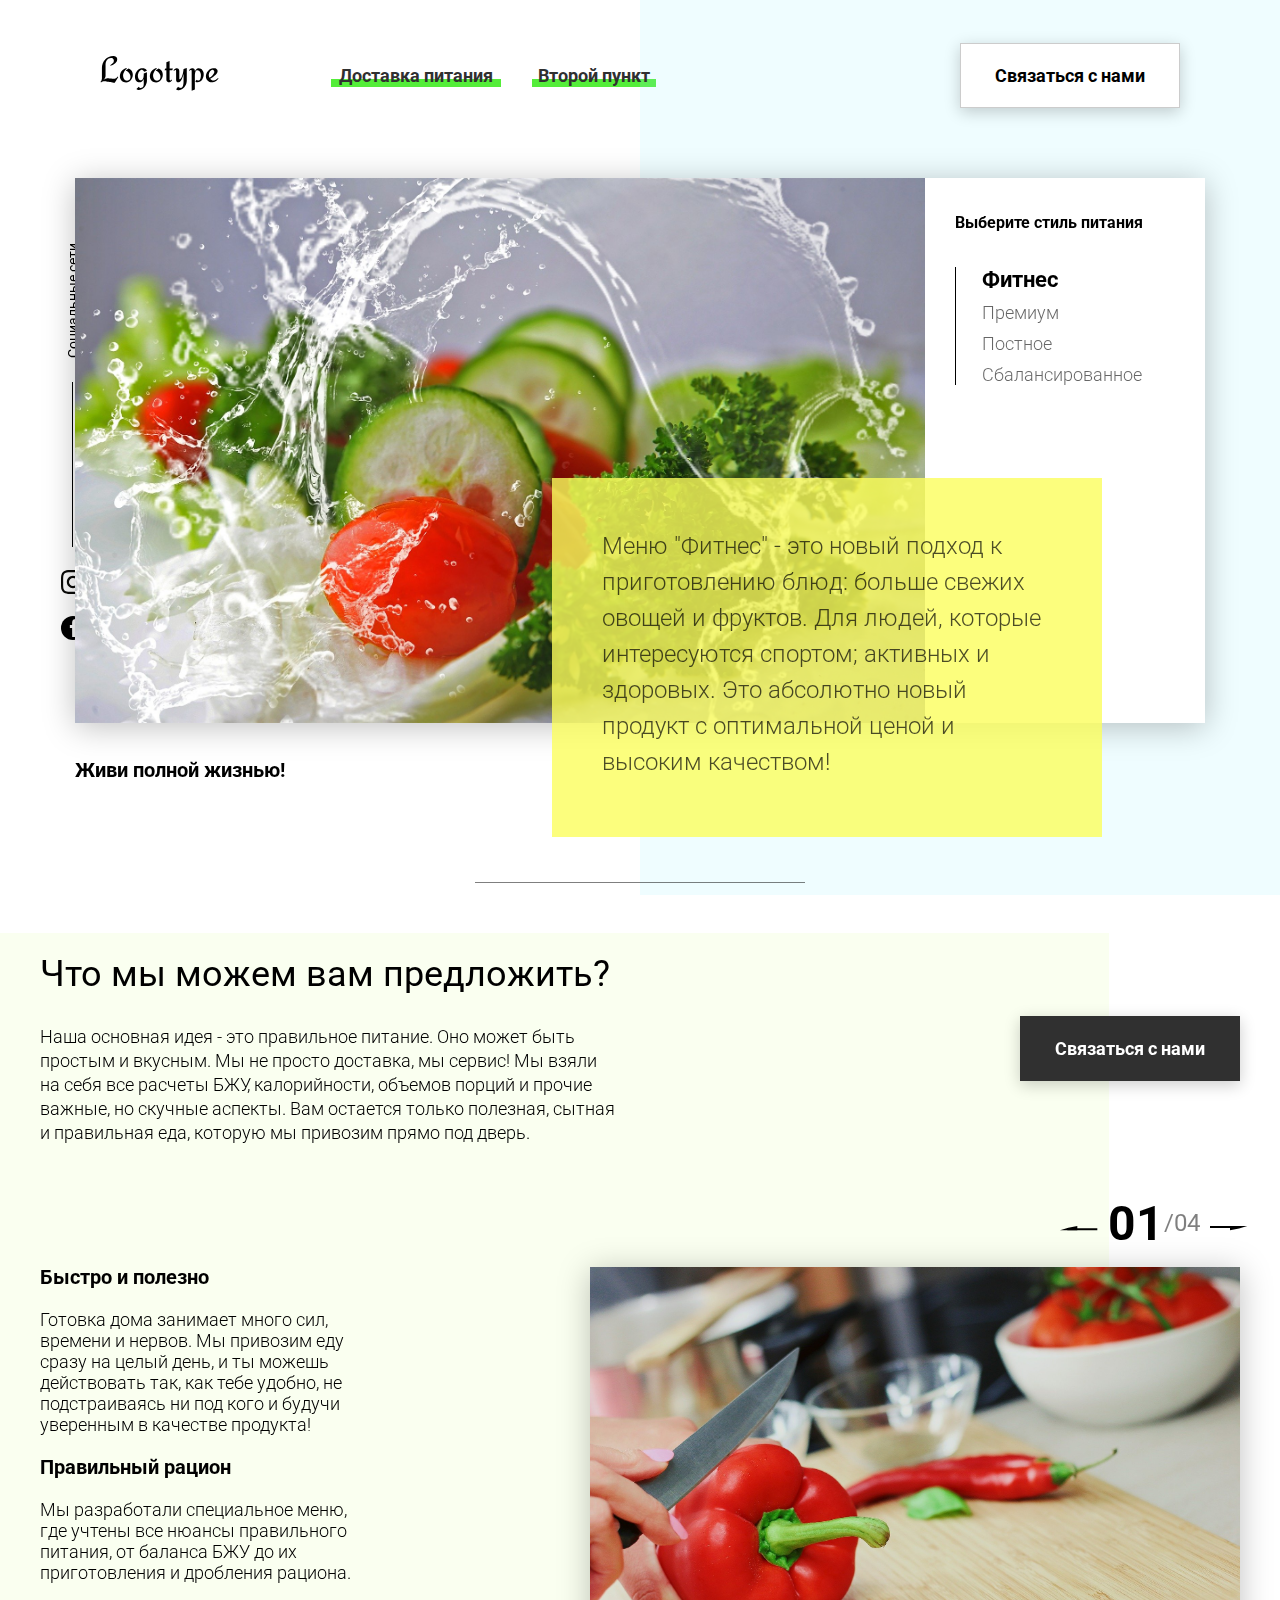
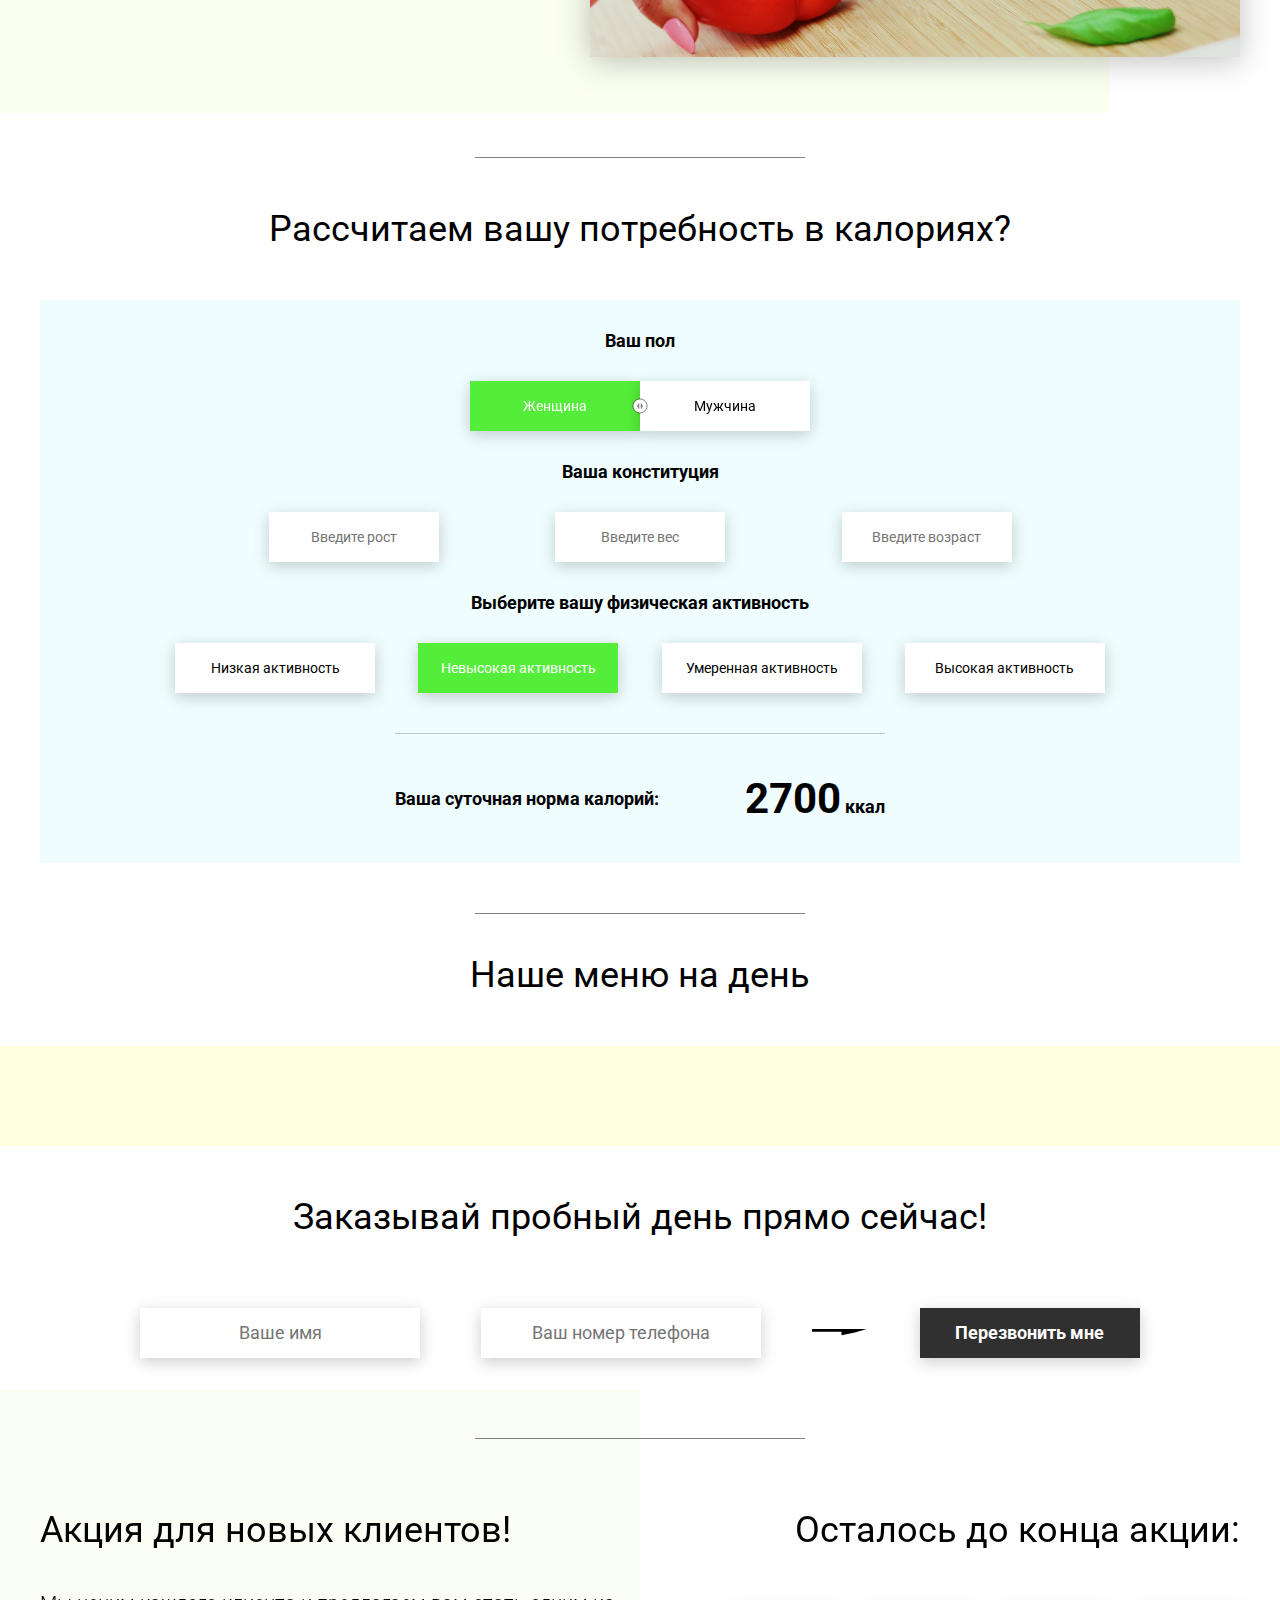
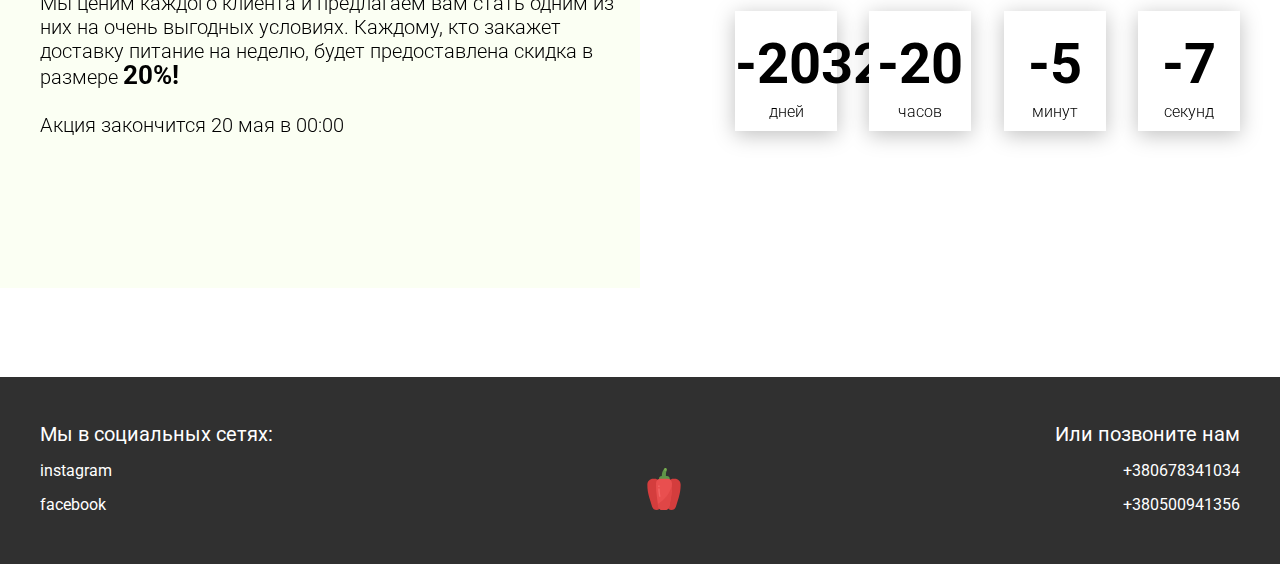
<file: index.html>
<!DOCTYPE html>
<html lang="en">
<head>
    <meta charset="UTF-8">
    <meta name="viewport" content="width=device-width, initial-scale=1.0">
    <title>Food</title>
    <link rel="stylesheet" href="css/style.css">
</head>
<body>
    <header class="header">
        <div class="header__left-block">
            <div class="header__logo">
                <img src="icons/logo.svg" alt="Логотип">
            </div>
            <nav class="header__links">
                <a href="#" class="header__link">Доставка питания</a>
                <a href="#" class="header__link">Второй пункт</a>
            </nav>
        </div>
        <div class="header__right-block">
            <button data-modal  class="data-modal btn btn_white">Связаться с нами</button>
        </div>
    </header>
    <div class="sidepanel">
        <div class="sidepanel__text"><span>Социальные сети</span></div>
        <div class="sidepanel__divider"></div>
        <a href="#" class="sidepanel__icon">
            <img src="icons/instagram.svg" alt="instagram">
        </a>
        <a href="#" class="sidepanel__icon">
            <img src="icons/facebook.svg" alt="facebook">
        </a>
    </div>

    <div class="preview">
        <div class="bgc_blue"></div>
        <div class="container">
            <div class="tabcontainer">
                <div class="tabcontent">
                    <img src="img/tabs/vegy.jpg" alt="vegy">
                    <div class="tabcontent__descr">
                        Меню "Фитнес" - это новый подход к приготовлению блюд: больше свежих овощей и фруктов. Для людей, которые интересуются спортом; активных и здоровых. Это абсолютно новый продукт с оптимальной ценой и высоким качеством!
                    </div>
                </div>
                <div class="tabcontent">
                    <img src="img/tabs/elite.jpg" alt="elite">
                    <div class="tabcontent__descr">
                        Меню “Премиум” - мы используем не только красивый дизайн упаковки, но и качественное исполнение блюд. Красная рыба, морепродукты, фрукты - ресторанное меню без похода в ресторан!                                     
                    </div>
                </div> 
                <div class="tabcontent">
                    <img src="img/tabs/post.jpg" alt="post">
                    <div class="tabcontent__descr">
                        Наше специальное “Постное меню” - это тщательный подбор ингредиентов: полное отсутствие продуктов животного происхождения. Полная гармония с собой и природой в каждом элементе! Все будет Ом!                                     
                    </div>
                </div>
                <div class="tabcontent">
                    <img src="img/tabs/vegy.jpg" alt="vegy">
                    <div class="tabcontent__descr">
                        Меню "Сбалансированное" - это соответствие вашего рациона всем научным рекомендациям. Мы тщательно просчитываем вашу потребность в к/б/ж/у и создаем лучшие блюда для вас.
                    </div>
                </div>
                <div class="tabheader">
                    <h3>Выберите стиль питания</h3>
                    <div class="tabheader__items">
                        <div class="tabheader__item tabheader__item_active">Фитнес</div>
                        <div class="tabheader__item">Премиум</div>
                        <div class="tabheader__item">Постное</div>
                        <div class="tabheader__item">Сбалансированное</div>
                    </div>
                </div>
            </div>
            <div class="preview__life">Живи полной жизнью!</div>
        </div>
    </div>

    <div class="divider"></div>

    <div class="offer">
        <div class="bgc_y"></div>
        <div class="container">
            <div class="offer__text">
                <h2 class="title">Что мы можем вам предложить?</h2>
                <div class="offer__descr">
                    Наша основная идея - это правильное питание. Оно может быть простым и вкусным. Мы не просто доставка, мы сервис! Мы взяли на себя все расчеты БЖУ, калорийности, объемов порций и прочие важные, но скучные аспекты. Вам остается только полезная, сытная и правильная еда, которую мы привозим прямо под дверь.
                </div>
            </div>
            <div class="offer__action">
                <button data-modal class=" data-modal btn btn_dark">Связаться с нами</button>
            </div>
        </div>
        <div class="container">
            <div class="offer__advantages">
                <h2>Быстро и полезно</h2>
                <div class="offer__advantages-text">
                    Готовка дома занимает много сил, времени и нервов. Мы привозим еду сразу на целый день, и ты можешь действовать так, как тебе удобно, не подстраиваясь ни под кого и будучи уверенным в качестве продукта!
                </div>
                <h2>Правильный рацион</h2>
                <div class="offer__advantages-text">
                    Мы разработали специальное меню, где учтены все нюансы правильного питания, от баланса БЖУ до их приготовления и дробления рациона.
                </div>
            </div>
            <div class="offer__slider">
                <div class="offer__slider-counter">
                    <div class="offer__slider-prev">
                        <img src="icons/left.svg" alt="prev">
                    </div>
                    <span id="current">03</span>
                    /
                    <span id="total">04</span>
                    <div class="offer__slider-next">
                        <img src="icons/right.svg" alt="next">
                    </div>
                </div>
                <div class="offer__slider-wrapper">
                    <div class="offer__slider_inner">
                        <div class="offer__slide">
                            <img src="img/slider/pepper.jpg" alt="pepper">
                        </div>
                        <div class="offer__slide">
                            <img src="img/slider/food-12.jpg" alt="food">
                        </div>
                        <div class="offer__slide">
                            <img src="img/slider/olive-oil.jpg" alt="oil">
                        </div>
                        <div class="offer__slide">
                            <img src="img/slider/paprika.jpg" alt="paprika">
                        </div>
                   </div>
                </div>
            </div>
        </div>
    </div>

    <div class="divider"></div>

    <div class="calculating">
        <div class="container">
            <h2 class="title">Рассчитаем вашу потребность в калориях?
            </h2>
            <div class="calculating__field">
                <div class="calculating__subtitle">
                    Ваш пол
                </div>
                <div class="calculating__choose" id="gender">
                    <div class="calculating__choose-item calculating__choose-item_active">Женщина</div>
                    <div class="calculating__choose-item">Мужчина</div>
                </div>

                <div class="calculating__subtitle">
                    Ваша конституция
                </div>
                <div class="calculating__choose calculating__choose_medium">
                    <input type="text" id="height" placeholder="Введите рост" class="calculating__choose-item">
                    <input type="text" id="weight" placeholder="Введите вес"  class="calculating__choose-item">
                    <input type="text" id="age" placeholder="Введите возраст" class="calculating__choose-item">
                </div>

                <div class="calculating__subtitle">
                    Выберите вашу физическая активность
                </div>
                <div class="calculating__choose calculating__choose_big">
                    <div id="low" class="calculating__choose-item">Низкая активность </div>
                    <div id="small"  class="calculating__choose-item calculating__choose-item_active">Невысокая активность</div>
                    <div id="medium" class="calculating__choose-item">Умеренная активность</div>
                    <div id="high" class="calculating__choose-item">Высокая активность</div>
                </div>

                <div class="calculating__divider"></div>

                <div class="calculating__total">
                    <div class="calculating__subtitle">
                        Ваша суточная норма калорий:
                    </div>
                    <div class="calculating__result">
                        <span>2700</span> ккал
                    </div>
                </div>
            </div>
        </div>
    </div>

    <div class="divider"></div>

    <div class="menu">
        <h2 class="title">Наше меню на день</h2>

        <div class="menu__field">
            <div class="container">
                
            </div>
        </div>
    </div>

    <div class="order">
        <div class="container">
            <div class="title">Заказывай пробный день прямо сейчас!</div>
            <form action="#" class="order__form">
                <input required placeholder="Ваше имя" name="name" type="text" class="order__input">
                <input required placeholder="Ваш номер телефона" name="phone" type="phone" class="order__input">
                <img src="icons/right.svg" alt="right">
                <button class="btn btn_dark btn_min">Перезвонить мне</button>
            </form>
        </div>
    </div>

    <div class="divider"></div>

    <div class="promotion">
        <div class="bgc_y"></div>
        <div class="container">
            <div class="promotion__text">
                <div class="title">Акция для новых клиентов!</div>
                <div class="promotion__descr">
                    Мы ценим каждого клиента и предлагаем вам стать одним из них на очень выгодных условиях. 
                    Каждому, кто закажет доставку питание на неделю, будет предоставлена скидка в размере <span>20%!</span>
                    <br><br>
                    Акция закончится 20 мая в 00:00
                </div>
            </div>
            <div class="promotion__timer">
                <div class="title">Осталось до конца акции:</div>
                <div class="timer">
                    <div class="timer__block">
                        <span id="days">12</span>
                        дней
                    </div>
                    <div class="timer__block">
                        <span id="hours">20</span>
                        часов
                    </div>
                    <div class="timer__block">
                        <span id="minutes">56</span>
                        минут
                    </div>
                    <div class="timer__block">
                        <span id="seconds">20</span>
                        секунд
                    </div>
                </div>
            </div>
        </div>
    </div>

    <footer class="footer">
        <div class="container">
            <div class="social">
                <div class="subtitle">Мы в социальных сетях:</div>
                <a href="#" class="link">instagram</a>
                <a href="#" class="link">facebook</a>
            </div>
            <div class="pepper">
                <img src="icons/veg.svg" alt="pepper">
            </div>
            <div class="call">
                <div class="subtitle">Или позвоните нам</div>
                <a href="#" class="link">+380678341034</a>
                <a href="#" class="link">+380500941356</a>
            </div>
        </div>
    </footer>

    <div class="modal">
        <div class="modal__dialog">
            <div class="modal__content">
                <form action="#">
                    <div data-close class="modal__close">&times;</div>
                    <div class="modal__title">Мы свяжемся с вами как можно быстрее!</div>
                    <input required placeholder="Ваше имя" name="name" type="text" class="modal__input">
                    <input required placeholder="Ваш номер телефона" name="phone" type="phone" class="modal__input">
                    <button class="btn btn_dark btn_min">Перезвонить мне</button>
                </form>
            </div>
        </div>
    </div>


    <script src="js/main.js"></script>
</body>
</html>
</file>
<file: css/style.css>
@import url(https://fonts.googleapis.com/css?family=Roboto:300,400,700&display=swap&subset=cyrillic-ext);
* {
  box-sizing: border-box;
  margin: 0;
  padding: 0;
  font-family: Roboto, sans-serif;
}
a {
  text-decoration: none;
}
.btn {
  width: 220px;
  height: 65px;
  display: flex;
  justify-content: center;
  align-items: center;
  background-color: #fff;
  font-size: 18px;
  font-weight: 700;
  border: 1px solid rgba(0, 0, 0, 0.2);
  box-shadow: 0 4px 15px rgba(0, 0, 0, 0.2);
  cursor: pointer;
  transition: 0.3s all;
  outline: 0;
}
.btn_white {
  background-color: #fff;
}
.btn_dark {
  background-color: #303030;
  color: #fff;
  border: none;
}
.btn_min {
  height: 50px;
}
.btn:hover {
  box-shadow: 0 4px 30px rgba(0, 0, 0, 0.3);
}
.container {
  max-width: 1200px;
  margin: 0 auto;
}
.divider {
  width: 330px;
  height: 1px;
  margin: 0 auto;
  background-color: rgba(0, 0, 0, 0.5);
}
.title {
  font-size: 36px;
  font-weight: 400;
}
.header {
  display: flex;
  justify-content: space-between;
  align-items: center;
  height: 150px;
  padding: 0 100px;
}
.header__left-block {
  display: flex;
  justify-content: space-between;
  min-width: 550px;
}
.header__logo {
  max-width: 170px;
}
.header__logo img {
  width: 100%;
}
.header__links {
  display: flex;
  align-items: center;
}
.header__link {
  position: relative;
  margin-right: 45px;
  font-weight: 700;
  font-size: 18px;
  color: #303030;
}
.header__link:after {
  content: "";
  position: absolute;
  display: block;
  width: 110%;
  left: -5%;
  bottom: -1px;
  z-index: -1;
  height: 8px;
  background: #54ed39;
}
.header__link:last-child {
  margin-right: 0;
}
.sidepanel {
  position: fixed;
  left: 60px;
  top: 240px;
  height: 400px;
  width: 25px;
  display: flex;
  flex-direction: column;
  justify-content: space-between;
  align-items: center;
}
.sidepanel__text {
  width: 120px;
  height: 120px;
  font-size: 14px;
}
.sidepanel__text span {
  display: flex;
  transform: rotate(-90deg) translateX(-50px);
}
.sidepanel__divider {
  width: 1px;
  height: 165px;
  background-color: #000;
}
.sidepanel__icon {
  width: 24px;
  height: 24px;
}
.sidepanel__icon img {
  width: 100%;
}
.preview {
  padding: 28px 0 100px 0;
  position: relative;
}
.preview__life {
  font-weight: 700;
  font-size: 20px;
  margin-left: 35px;
  margin-top: 35px;
}
.bgc_blue {
  position: absolute;
  right: 0;
  top: -155px;
  width: 50vw;
  height: 900px;
  background: rgba(146, 242, 255, 0.15);
  z-index: -1;
}
.tabcontainer {
  display: flex;
  width: 1130px;
  margin: 0 auto;
  box-shadow: 0 4px 30px rgba(0, 0, 0, 0.25);
}
.tabcontent {
  width: 850px;
  position: relative;
}
.tabcontent img {
  width: 100%;
  height: 100%;
  object-fit: cover;
}
.tabcontent__descr {
  position: absolute;
  top: 300px;
  right: -177px;
  width: 550px;
  height: 359px;
  background: rgba(251, 254, 93, 0.8);
  padding: 50px;
  font-size: 24px;
  font-weight: 300;
  line-height: 36px;
  color: rgba(0, 0, 0, 0.7);
}
.tabheader {
  width: 280px;
  padding: 35px 30px;
  background-color: #fff;
}
.tabheader h3 {
  font-weight: 700;
  font-size: 16px;
}
.tabheader__items {
  margin-top: 35px;
  padding-left: 26px;
  border-left: 1px solid #000;
}
.tabheader__item {
  font-weight: 700;
  font-size: 18px;
  font-weight: 300;
  margin-top: 10px;
  color: rgba(0, 0, 0, 0.6);
  cursor: pointer;
  transition: 0.3s all;
}
.tabheader__item_active {
  color: #000;
  font-size: 22px;
  font-weight: 700;
}
.offer {
  padding: 70px 0 100px 0;
  position: relative;
}
.offer .container {
  display: flex;
  justify-content: space-between;
}
.offer .bgc_y {
  position: absolute;
  width: 1109px;
  height: 780px;
  background: rgba(243, 255, 222, 0.45);
  z-index: -1;
  top: 50px;
}
.offer__text {
  width: 580px;
}
.offer__descr {
  font-size: 18px;
  margin-top: 30px;
  font-weight: 300;
  line-height: 24px;
}
.offer__action {
  display: flex;
  align-items: center;
  justify-content: flex-end;
}
.offer__advantages {
  width: 330px;
  margin-top: 50px;
}
.offer__advantages h2 {
  font-weight: 700;
  font-size: 20px;
  margin-top: 20px;
}
.offer__advantages h2:first-child {
  margin-top: 70px;
}
.offer__advantages-text {
  margin-top: 20px;
  font-size: 18px;
  font-weight: 300;
  line-height: 21px;
}
.offer__slider {
  width: 650px;
  margin-top: 50px;
  display: flex;
  flex-direction: column;
  align-items: flex-end;
}
.offer__slider-counter {
  display: flex;
  width: 180px;
  align-items: center;
  font-size: 24px;
  color: rgba(0, 0, 0, 0.5);
}
.offer__slider-wrapper {
  width: 100%;
  margin-top: 15px;
  box-shadow: 0 4px 30px rgba(0, 0, 0, 0.25);
}
.offer__slider-prev {
  margin-right: 10px;
  cursor: pointer;
}
.offer__slider-next {
  margin-left: 10px;
  cursor: pointer;
}
.offer__slider #current {
  font-size: 48px;
  font-weight: 700;
  color: #000;
}
.offer__slide {
  width: 100%;
  height: 390px;
}
.offer__slide img {
  width: 100%;
  height: 100%;
  object-fit: cover;
}
.calculating {
  padding: 50px 0;
}
.calculating .title {
  text-align: center;
}
.calculating__field {
  width: 100%;
  margin-top: 50px;
  background: rgba(146, 242, 255, 0.15);
  padding: 30px 0 40px 0;
}
.calculating__subtitle {
  text-align: center;
  font-size: 18px;
  font-weight: 700;
  margin-top: 30px;
}
.calculating__subtitle:first-child {
  margin-top: 0;
}
.calculating #gender:after {
  content: "";
  position: absolute;
  top: 50%;
  transform: translateY(-50%);
  display: block;
  width: 16px;
  height: 16px;
  background: url(../icons/switch.svg) center center/cover no-repeat;
}
.calculating__choose {
  position: relative;
  display: flex;
  margin-top: 30px;
  justify-content: center;
}
.calculating__choose-item {
  display: flex;
  align-items: center;
  justify-content: center;
  width: 170px;
  height: 50px;
  padding: 0 10px;
  background: #fff;
  box-shadow: 0 4px 15px rgba(0, 0, 0, 0.2);
  border: none;
  text-align: center;
  font-size: 14px;
  cursor: pointer;
  outline: 0;
  transition: 0.3s all;
}
.calculating__choose-item_active {
  color: #fff;
  background-color: #54ed39;
}
.calculating__choose_medium {
  width: 743px;
  justify-content: space-between;
  margin: 30px auto 0 auto;
}
.calculating__choose_big {
  width: 930px;
  justify-content: space-between;
  margin: 30px auto 0 auto;
}
.calculating__choose_big .calculating__choose-item {
  width: 200px;
}
.calculating__divider {
  width: 490px;
  height: 1px;
  margin: 40px auto;
  background-color: rgba(0, 0, 0, 0.2);
}
.calculating__total {
  width: 490px;
  margin: 0 auto;
  display: flex;
  justify-content: space-between;
  align-items: center;
}
.calculating__result {
  font-size: 18px;
  font-weight: 700;
}
.calculating__result span {
  font-size: 42px;
}
.menu {
  padding: 40px 0 50px 0;
}
.menu .container {
  display: flex;
  justify-content: space-between;
  align-items: flex-start;
}
.menu .title {
  text-align: center;
}
.menu__field {
  margin-top: 50px;
  padding: 50px 0;
  width: 100%;
  background: rgba(249, 254, 126, 0.25);
}
.menu__item {
  width: 320px;
  min-height: 450px;
  background: #fff;
  box-shadow: 0 4px 25px rgba(0, 0, 0, 0.25);
  font-size: 16px;
  /* font-weight: 300; */
}
.menu__item img {
  width: 100%;
  height: 200px;
  object-fit: cover;
}
.menu__item-subtitle {
  font-weight: 700;
  font-size: 18px;
  padding: 0 20px;
  margin-top: 20px;
}
.menu__item-descr {
  margin-top: 20px;
  padding: 0 20px;
}
.menu__item-divider {
  width: 100%;
  height: 1px;
  background-color: rgba(0, 0, 0, 0.25);
  margin-top: 40px;
}
.menu__item-price {
  display: flex;
  justify-content: space-between;
  align-items: center;
  padding: 10px 20px;
}
.menu__item-price span {
  font-size: 24px;
  font-weight: 700;
}
.order {
  padding-bottom: 80px;
}
.order .title {
  text-align: center;
}
.order__form {
  margin-top: 70px;
  padding: 0 100px;
  display: flex;
  justify-content: space-between;
  align-items: center;
}
.order__form img {
  transform: scale(1.5);
}
.order__input {
  width: 280px;
  height: 50px;
  background: #fff;
  box-shadow: 0 4px 15px rgba(0, 0, 0, 0.2);
  border: none;
  font-size: 18px;
  text-align: center;
  padding: 0 20px;
  outline: 0;
}
.promotion {
  padding: 70px 0 240px 0;
  position: relative;
}
.promotion .container {
  display: flex;
}
.promotion .bgc_y {
  position: absolute;
  width: 50%;
  height: 499px;
  background: rgba(243, 255, 222, 0.35);
  z-index: -1;
  top: -50px;
  left: 0;
}
.promotion__text {
  width: 50%;
}
.promotion__descr {
  margin-top: 40px;
  font-size: 20px;
  line-height: 24px;
  font-weight: 300;
}
.promotion__descr span {
  font-weight: 700;
  font-size: 26px;
}
.promotion__timer {
  width: 50%;
}
.promotion__timer .title {
  text-align: right;
}
.promotion__timer .timer {
  margin-top: 60px;
  padding-left: 95px;
  display: flex;
  justify-content: space-between;
  align-items: center;
}
.promotion__timer .timer__block {
  width: 102px;
  height: 120px;
  background: #fff;
  box-shadow: 0 4px 20px rgba(0, 0, 0, 0.25);
  font-size: 16px;
  font-weight: 300;
  text-align: center;
}
.promotion__timer .timer__block span {
  display: block;
  margin-top: 20px;
  margin-bottom: 5px;
  font-size: 56px;
  font-weight: 700;
}
.footer {
  min-height: 180px;
  background-color: #303030;
  padding: 45px 0 50px 0;
  color: #fff;
}
.footer .container {
  height: 100%;
  display: flex;
  justify-content: space-between;
  align-items: flex-end;
}
.footer .subtitle {
  font-size: 20px;
}
.footer .link {
  display: block;
  margin-top: 15px;
  font-size: 16px;
  color: #fff;
}
.footer .call {
  text-align: right;
}
.modal {
  position: fixed;
  top: 0;
  left: 0;
  z-index: 1050;
  display: none;
  width: 100%;
  height: 100%;
  overflow: hidden;
  background-color: rgba(0, 0, 0, 0.5);
}
.modal__dialog {
  max-width: 500px;
  margin: 40px auto;
}
.modal__content {
  position: relative;
  width: 100%;
  padding: 40px;
  background-color: #fff;
  border: 1px solid rgba(0, 0, 0, 0.2);
  border-radius: 4px;
  max-height: 80vh;
  overflow-y: auto;
}
.modal__close {
  position: absolute;
  top: 8px;
  right: 14px;
  font-size: 30px;
  color: #000;
  opacity: 0.5;
  font-weight: 700;
  border: none;
  background-color: transparent;
  cursor: pointer;
}
.modal__title {
  text-align: center;
  font-size: 22px;
  text-transform: uppercase;
}
.modal__input {
  display: block;
  margin: 20px auto 20px auto;
  width: 280px;
  height: 50px;
  background: #fff;
  box-shadow: 0 4px 15px rgba(0, 0, 0, 0.2);
  border: none;
  font-size: 18px;
  text-align: center;
  padding: 0 20px;
  outline: 0;
}
.modal .btn {
  display: block;
  width: 280px;
  margin: 0 auto;
}
.fade{
    animation-name: fade;
    animation-duration: 1.5s;
}
@keyframes fade{
    from{
        opacity: 0.1;
    }
    to{
        opacity: 1;
    }
}
.show{
    display: block;
}
.hide{
    display: none;
}
</file>
